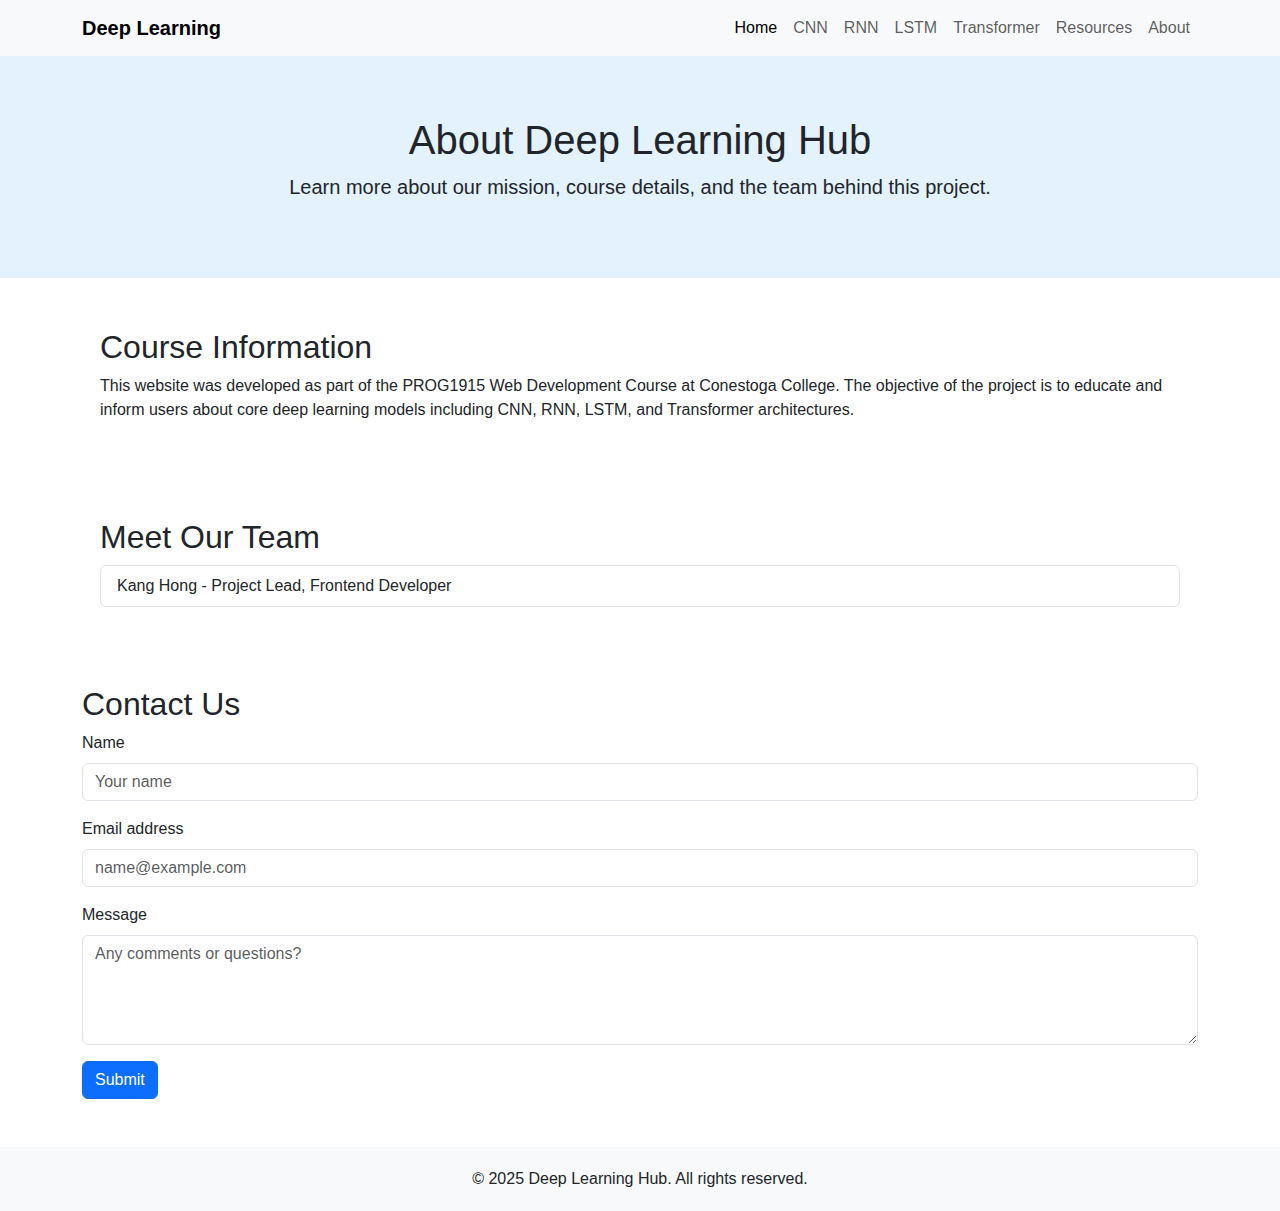
<file: about.html>
<!DOCTYPE html>
<html lang="en">
<head>
    <meta charset="UTF-8">
    <meta name="viewport" content="width=device-width, initial-scale=1.0">
    <title>Deep Learning Hub - About</title>
    <link href="https://cdn.jsdelivr.net/npm/bootstrap@5.3.2/dist/css/bootstrap.min.css" rel="stylesheet">
    <style>
        body { font-family: 'Inter', 'Segoe UI', 'Roboto', 'Helvetica Neue', sans-serif; }
        .navbar-brand { font-weight: bold; }
        .hero-section {
            background-color: #e3f2fd;
            padding: 60px 0;
            text-align: center;
        }
        .team-section, .course-info {
            padding: 30px;
            margin-top: 20px;
        }
        .footer { background-color: #f8f9fa; padding: 20px; text-align: center; margin-top: 40px; }
    </style>
</head>
<body>

<nav class="navbar navbar-expand-lg navbar-light bg-light">
    <div class="container">
        <a class="navbar-brand" href="index.html">Deep Learning</a>
        <button class="navbar-toggler" type="button" data-bs-toggle="collapse" data-bs-target="#navbarNav">
            <span class="navbar-toggler-icon"></span>
        </button>
        <div class="collapse navbar-collapse" id="navbarNav">
            <ul class="navbar-nav ms-auto">
                <li class="nav-item"><a class="nav-link active" href="index.html">Home</a></li>
                <li class="nav-item"><a class="nav-link" href="cnn.html">CNN</a></li>
                <li class="nav-item"><a class="nav-link" href="rnn.html">RNN</a></li>
                <li class="nav-item"><a class="nav-link" href="lstm.html">LSTM</a></li>
                <li class="nav-item"><a class="nav-link" href="transformer.html">Transformer</a></li>
                <li class="nav-item"><a class="nav-link" href="resources.html">Resources</a></li>
                <li class="nav-item"><a class="nav-link" href="about.html">About</a></li>
            </ul>
        </div>
    </div>
</nav>

<div class="hero-section">
    <div class="container">
        <h1>About Deep Learning Hub</h1>
        <p class="lead">Learn more about our mission, course details, and the team behind this project.</p>
    </div>
</div>

<div class="container course-info">
    <h2>Course Information</h2>
    <p>This website was developed as part of the PROG1915 Web Development Course at Conestoga College. The objective of the project is to educate and inform users about core deep learning models including CNN, RNN, LSTM, and Transformer architectures.</p>
</div>

<div class="container team-section">
    <h2>Meet Our Team</h2>
    <ul class="list-group">
        <li class="list-group-item">Kang Hong - Project Lead, Frontend Developer</li>
    </ul>
</div>

<div class="container my-5">
    <h2>Contact Us</h2>
    <form>
        <div class="mb-3">
            <label for="name" class="form-label">Name</label>
            <input type="text" class="form-control" id="name" placeholder="Your name">
        </div>
        <div class="mb-3">
            <label for="email" class="form-label">Email address</label>
            <input type="email" class="form-control" id="email" placeholder="name@example.com">
        </div>
        <div class="mb-3">
            <label for="message" class="form-label">Message</label>
            <textarea class="form-control" id="message" rows="4" placeholder="Any comments or questions?"></textarea>
        </div>
        <button type="submit" class="btn btn-primary">Submit</button>
    </form>
</div>

<footer class="footer">
    <div class="container">
        <span>&copy; 2025 Deep Learning Hub. All rights reserved.</span>
    </div>
</footer>

<script src="https://cdn.jsdelivr.net/npm/bootstrap@5.3.2/dist/js/bootstrap.bundle.min.js"></script>
</body>
</html>
</file>
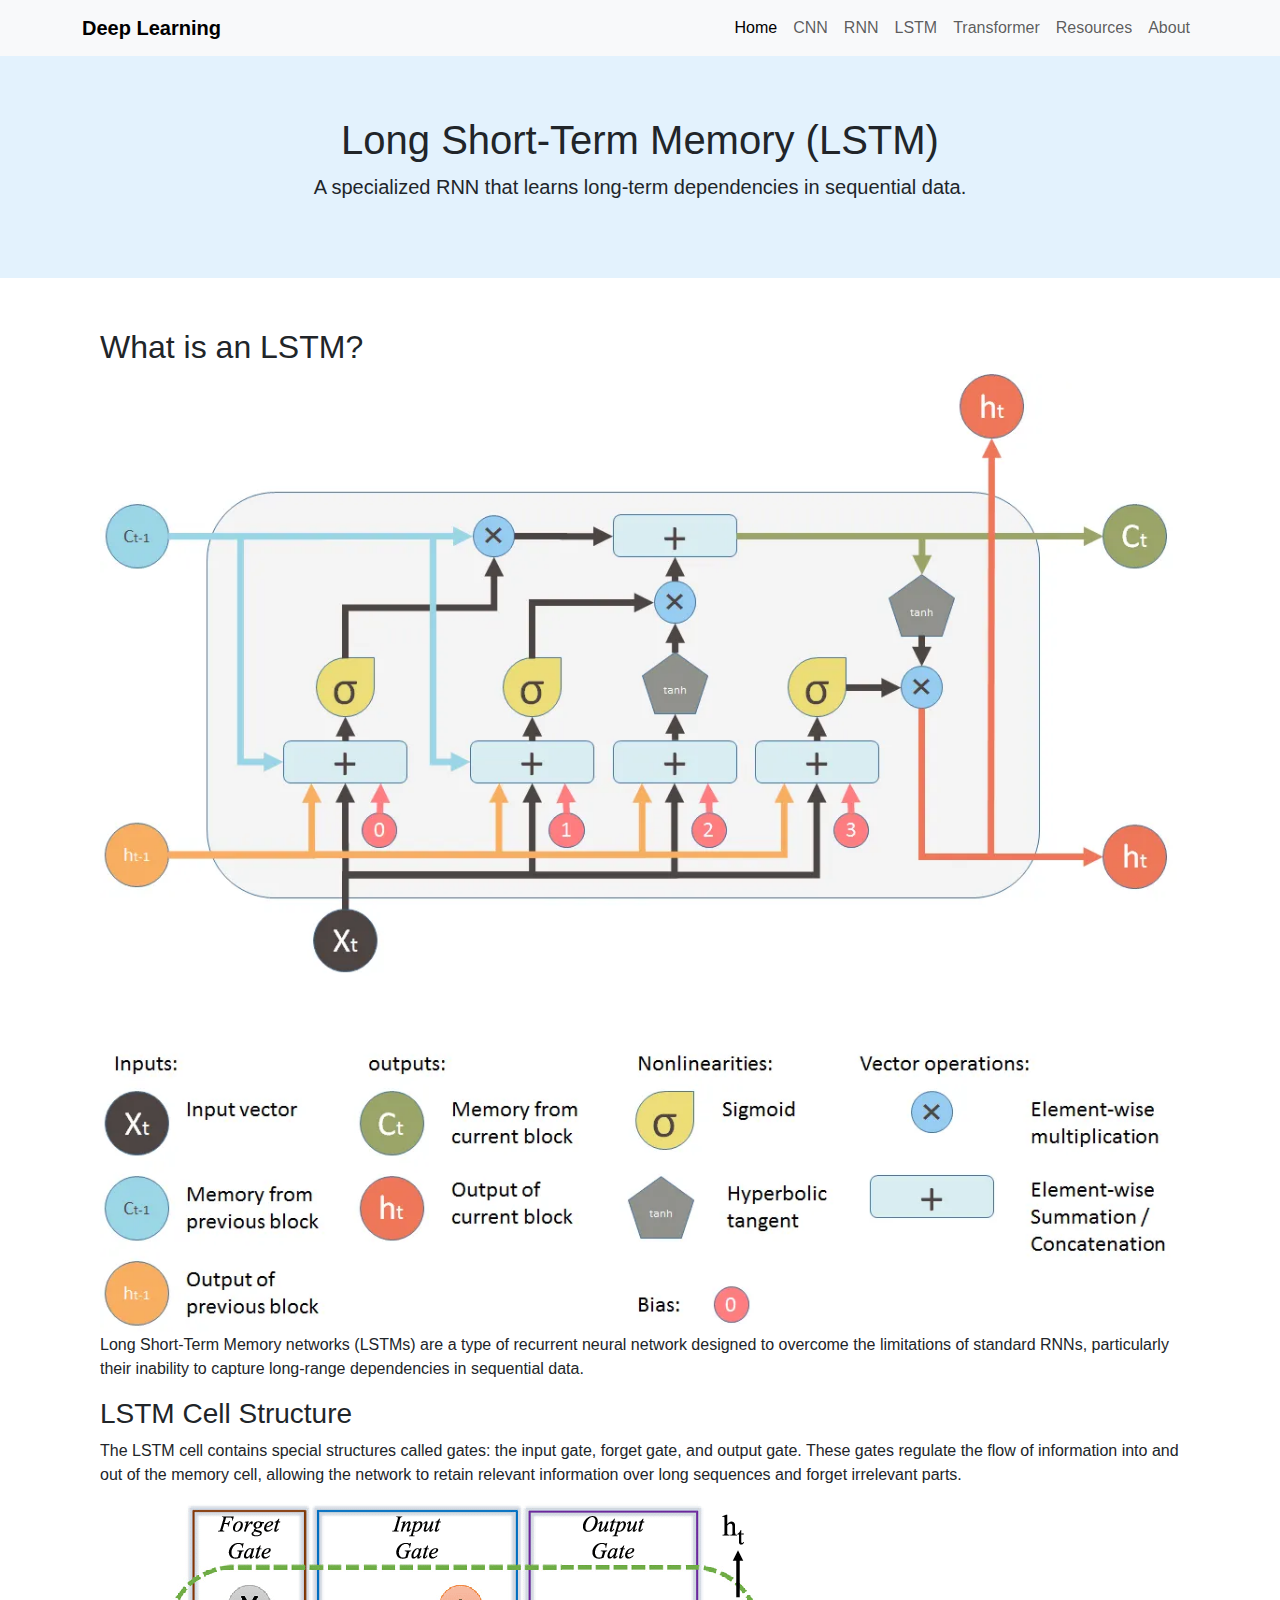
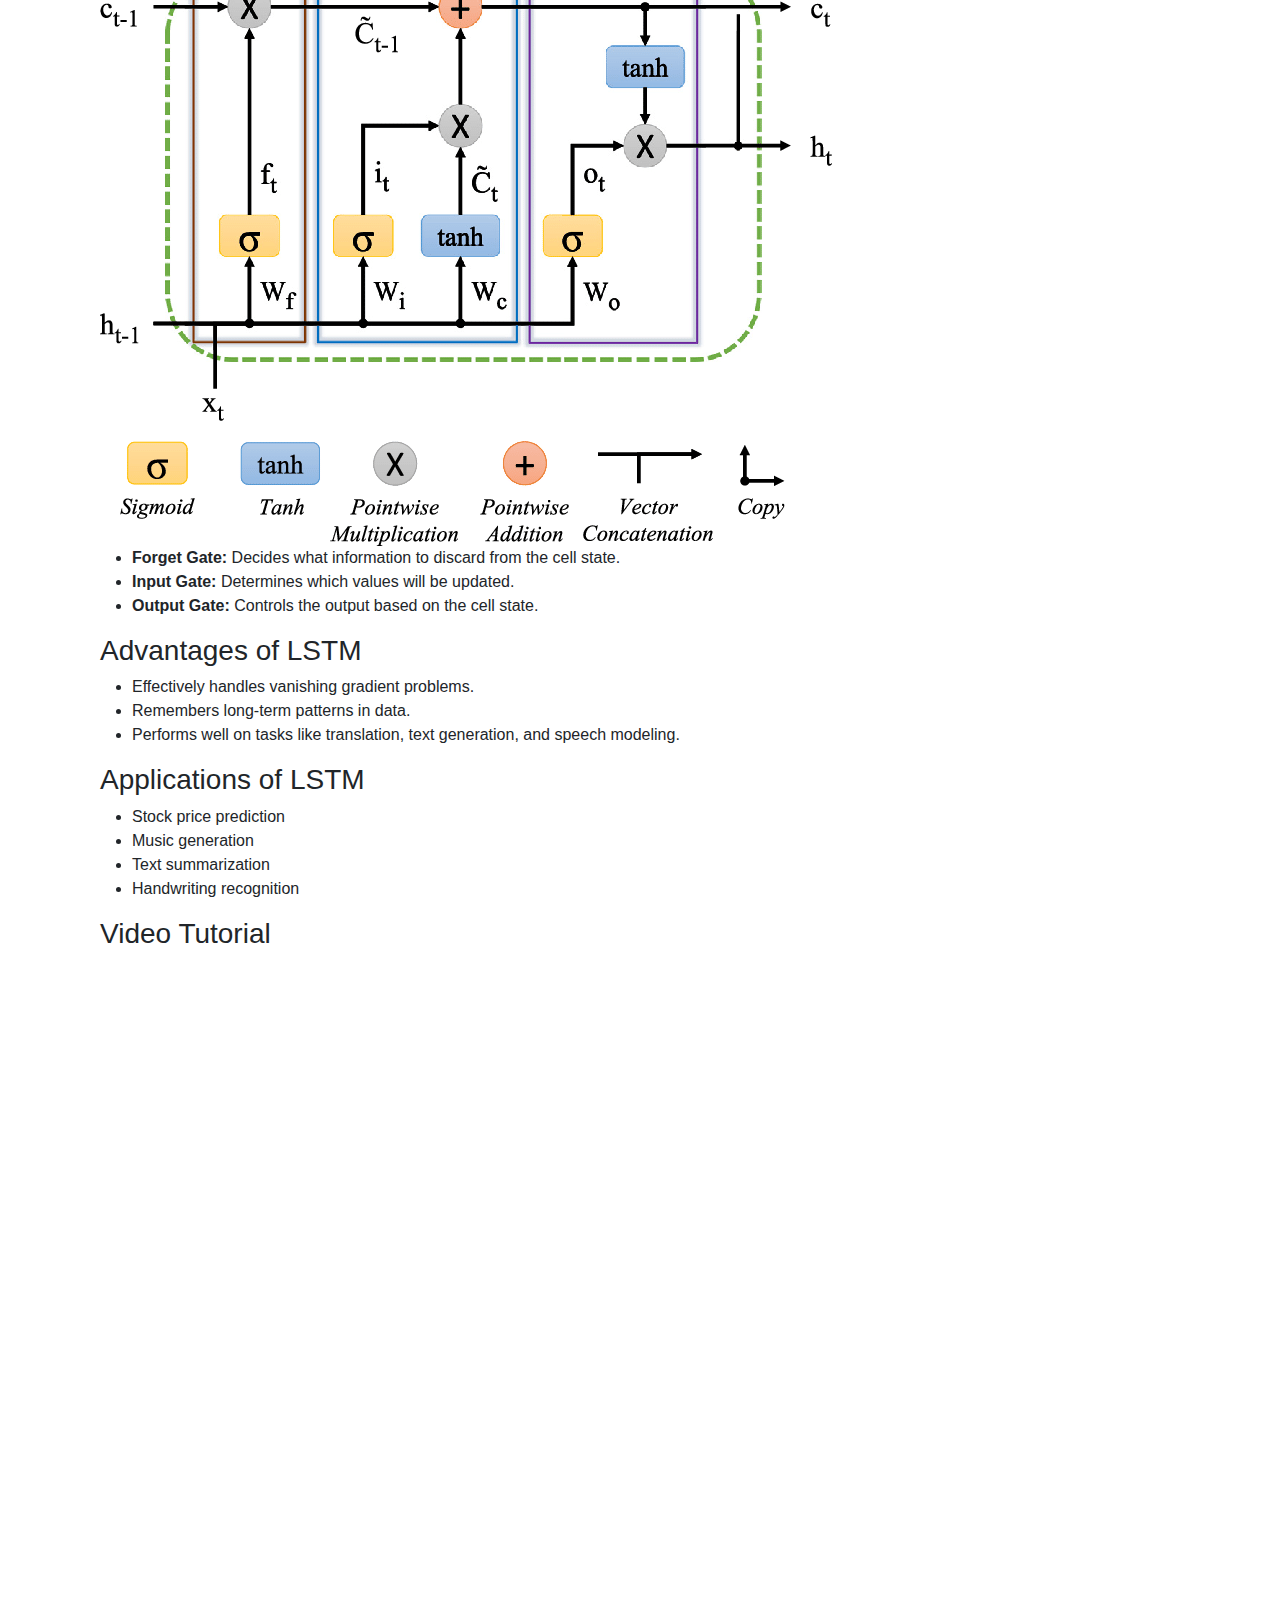
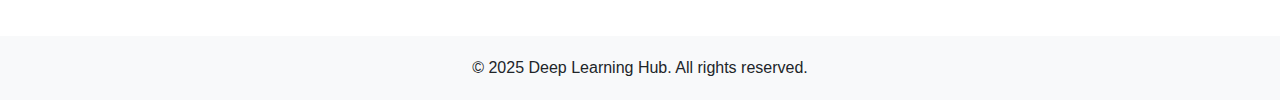
<file: lstm.html>
<!DOCTYPE html>
<html lang="en">
<head>
    <meta charset="UTF-8">
    <meta name="viewport" content="width=device-width, initial-scale=1.0">
    <title>Deep Learning Hub - LSTM Model</title>
    <link href="https://cdn.jsdelivr.net/npm/bootstrap@5.3.2/dist/css/bootstrap.min.css" rel="stylesheet">
    <style>
        body {
            font-family: 'Inter', 'Segoe UI', 'Roboto', 'Helvetica Neue', sans-serif;
        }

        .navbar-brand {
            font-weight: bold;
        }

        .hero-section {
            background-color: #e3f2fd;
            padding: 60px 0;
            text-align: center;
        }

        .content-section {
            padding: 30px;
            margin-top: 20px;
        }

        .footer {
            background-color: #f8f9fa;
            padding: 20px;
            text-align: center;
            margin-top: 40px;
        }
    </style>
</head>
<body>

<nav class="navbar navbar-expand-lg navbar-light bg-light">
    <div class="container">
        <a class="navbar-brand" href="#">Deep Learning</a>
        <button class="navbar-toggler" type="button" data-bs-toggle="collapse" data-bs-target="#navbarNav">
            <span class="navbar-toggler-icon"></span>
        </button>
        <div class="collapse navbar-collapse" id="navbarNav">
            <ul class="navbar-nav ms-auto">
                <li class="nav-item"><a class="nav-link active" href="index.html">Home</a></li>
                <li class="nav-item"><a class="nav-link" href="cnn.html">CNN</a></li>
                <li class="nav-item"><a class="nav-link" href="rnn.html">RNN</a></li>
                <li class="nav-item"><a class="nav-link" href="lstm.html">LSTM</a></li>
                <li class="nav-item"><a class="nav-link" href="transformer.html">Transformer</a></li>
                <li class="nav-item"><a class="nav-link" href="resources.html">Resources</a></li>
                <li class="nav-item"><a class="nav-link" href="about.html">About</a></li>
            </ul>
        </div>
    </div>
</nav>

<div class="hero-section">
    <div class="container">
        <h1>Long Short-Term Memory (LSTM)</h1>
        <p class="lead">A specialized RNN that learns long-term dependencies in sequential data.</p>
    </div>
</div>

<div class="container content-section">
    <h2>What is an LSTM?</h2>
    <img src="./images/lstm-diagram.webp" class="img-fluid" alt="LSTM Diagram" loading="lazy">
    <p>Long Short-Term Memory networks (LSTMs) are a type of recurrent neural network designed to overcome the
        limitations of standard RNNs, particularly their inability to capture long-range dependencies in sequential data.</p>

    <h3>LSTM Cell Structure</h3>
    <p>The LSTM cell contains special structures called gates: the input gate, forget gate, and output gate. These gates
        regulate the flow of information into and out of the memory cell, allowing the network to retain relevant
        information over long sequences and forget irrelevant parts.</p>
    <img src="./images/lstm-cell.png" class="img-fluid" alt="LSTM Cell Structure" loading="lazy">
    <ul>
        <li><strong>Forget Gate:</strong> Decides what information to discard from the cell state.</li>
        <li><strong>Input Gate:</strong> Determines which values will be updated.</li>
        <li><strong>Output Gate:</strong> Controls the output based on the cell state.</li>
    </ul>

    <h3>Advantages of LSTM</h3>
    <ul>
        <li>Effectively handles vanishing gradient problems.</li>
        <li>Remembers long-term patterns in data.</li>
        <li>Performs well on tasks like translation, text generation, and speech modeling.</li>
    </ul>

    <h3>Applications of LSTM</h3>
    <ul>
        <li>Stock price prediction</li>
        <li>Music generation</li>
        <li>Text summarization</li>
        <li>Handwriting recognition</li>
    </ul>

    <h3>Video Tutorial</h3>
    <div class="ratio ratio-16x9">
        <iframe src="https://www.youtube.com/embed/8HyCNIVRbSU" title="LSTM Tutorial" allowfullscreen></iframe>
    </div>
</div>

<footer class="footer">
    <div class="container">
        <span>&copy; 2025 Deep Learning Hub. All rights reserved.</span>
    </div>
</footer>

<script src="https://cdn.jsdelivr.net/npm/bootstrap@5.3.2/dist/js/bootstrap.bundle.min.js"></script>
</body>
</html>
</file>
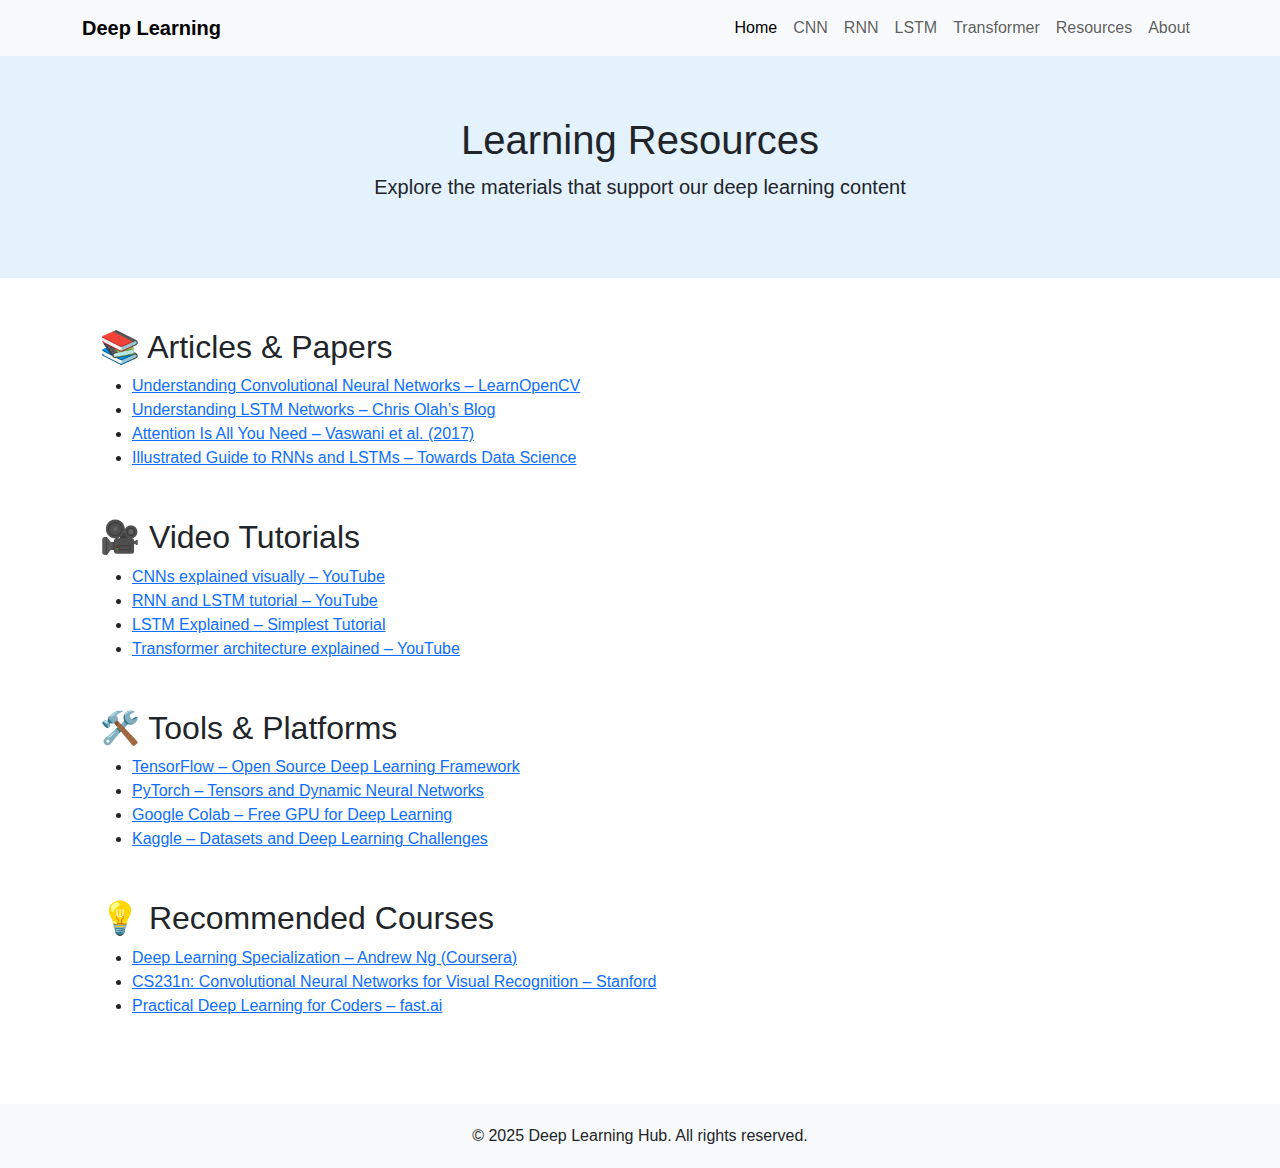
<file: resources.html>
<!DOCTYPE html>
<html lang="en">
<head>
    <meta charset="UTF-8">
    <meta name="viewport" content="width=device-width, initial-scale=1.0">
    <title>Deep Learning Hub - Resources</title>
    <link href="https://cdn.jsdelivr.net/npm/bootstrap@5.3.2/dist/css/bootstrap.min.css" rel="stylesheet">
    <style>
        body {
            font-family: 'Inter', 'Segoe UI', 'Roboto', 'Helvetica Neue', sans-serif;
        }

        .navbar-brand {
            font-weight: bold;
        }

        .hero-section {
            background-color: #e3f2fd;
            padding: 60px 0;
            text-align: center;
        }

        .content-section {
            padding: 30px;
            margin-top: 20px;
        }

        .footer {
            background-color: #f8f9fa;
            padding: 20px;
            text-align: center;
            margin-top: 40px;
        }

        .resource-card {
            margin-bottom: 20px;
        }
    </style>
</head>
<body>

<nav class="navbar navbar-expand-lg navbar-light bg-light">
    <div class="container">
        <a class="navbar-brand" href="#">Deep Learning</a>
        <button class="navbar-toggler" type="button" data-bs-toggle="collapse" data-bs-target="#navbarNav">
            <span class="navbar-toggler-icon"></span>
        </button>
        <div class="collapse navbar-collapse" id="navbarNav">
            <ul class="navbar-nav ms-auto">
                <li class="nav-item"><a class="nav-link active" href="index.html">Home</a></li>
                <li class="nav-item"><a class="nav-link" href="cnn.html">CNN</a></li>
                <li class="nav-item"><a class="nav-link" href="rnn.html">RNN</a></li>
                <li class="nav-item"><a class="nav-link" href="lstm.html">LSTM</a></li>
                <li class="nav-item"><a class="nav-link" href="transformer.html">Transformer</a></li>
                <li class="nav-item"><a class="nav-link" href="resources.html">Resources</a></li>
                <li class="nav-item"><a class="nav-link" href="about.html">About</a></li>
            </ul>
        </div>
    </div>
</nav>

<div class="hero-section">
    <div class="container">
        <h1>Learning Resources</h1>
        <p class="lead">Explore the materials that support our deep learning content</p>
    </div>
</div>

<div class="container content-section">
    <h2>📚 Articles & Papers</h2>
    <ul>
        <li><a href="https://learnopencv.com/understanding-convolutional-neural-networks-cnn/" target="_blank">Understanding Convolutional Neural Networks – LearnOpenCV</a></li>
        <li><a href="https://colah.github.io/posts/2015-08-Understanding-LSTMs/" target="_blank">Understanding LSTM Networks – Chris Olah’s Blog</a></li>
        <li><a href="https://arxiv.org/abs/1706.03762" target="_blank">Attention Is All You Need – Vaswani et al. (2017)</a></li>
        <li><a href="https://towardsdatascience.com/illustrated-guide-to-rnns-and-lstm-cells-744b2e0fae77" target="_blank">Illustrated Guide to RNNs and LSTMs – Towards Data Science</a></li>
    </ul>

    <h2 class="mt-5">🎥 Video Tutorials</h2>
    <ul>
        <li><a href="https://www.youtube.com/watch?v=YRhxdVk_sIs" target="_blank">CNNs explained visually – YouTube</a></li>
        <li><a href="https://www.youtube.com/watch?v=6niqTuYFZLQ" target="_blank">RNN and LSTM tutorial – YouTube</a></li>
        <li><a href="https://www.youtube.com/watch?v=8HyCNIVRbSU" target="_blank">LSTM Explained – Simplest Tutorial</a></li>
        <li><a href="https://www.youtube.com/watch?v=U0s0f995w14" target="_blank">Transformer architecture explained – YouTube</a></li>
    </ul>

    <h2 class="mt-5">🛠️ Tools & Platforms</h2>
    <ul>
        <li><a href="https://www.tensorflow.org/" target="_blank">TensorFlow – Open Source Deep Learning Framework</a></li>
        <li><a href="https://pytorch.org/" target="_blank">PyTorch – Tensors and Dynamic Neural Networks</a></li>
        <li><a href="https://colab.research.google.com/" target="_blank">Google Colab – Free GPU for Deep Learning</a></li>
        <li><a href="https://www.kaggle.com/" target="_blank">Kaggle – Datasets and Deep Learning Challenges</a></li>
    </ul>

    <h2 class="mt-5">💡 Recommended Courses</h2>
    <ul>
        <li><a href="https://www.coursera.org/learn/deep-neural-network" target="_blank">Deep Learning Specialization – Andrew Ng (Coursera)</a></li>
        <li><a href="https://cs231n.stanford.edu/" target="_blank">CS231n: Convolutional Neural Networks for Visual Recognition – Stanford</a></li>
        <li><a href="https://fast.ai/" target="_blank">Practical Deep Learning for Coders – fast.ai</a></li>
    </ul>
</div>

<footer class="footer">
    <div class="container">
        <span>&copy; 2025 Deep Learning Hub. All rights reserved.</span>
    </div>
</footer>

<script src="https://cdn.jsdelivr.net/npm/bootstrap@5.3.2/dist/js/bootstrap.bundle.min.js"></script>
</body>
</html>
</file>
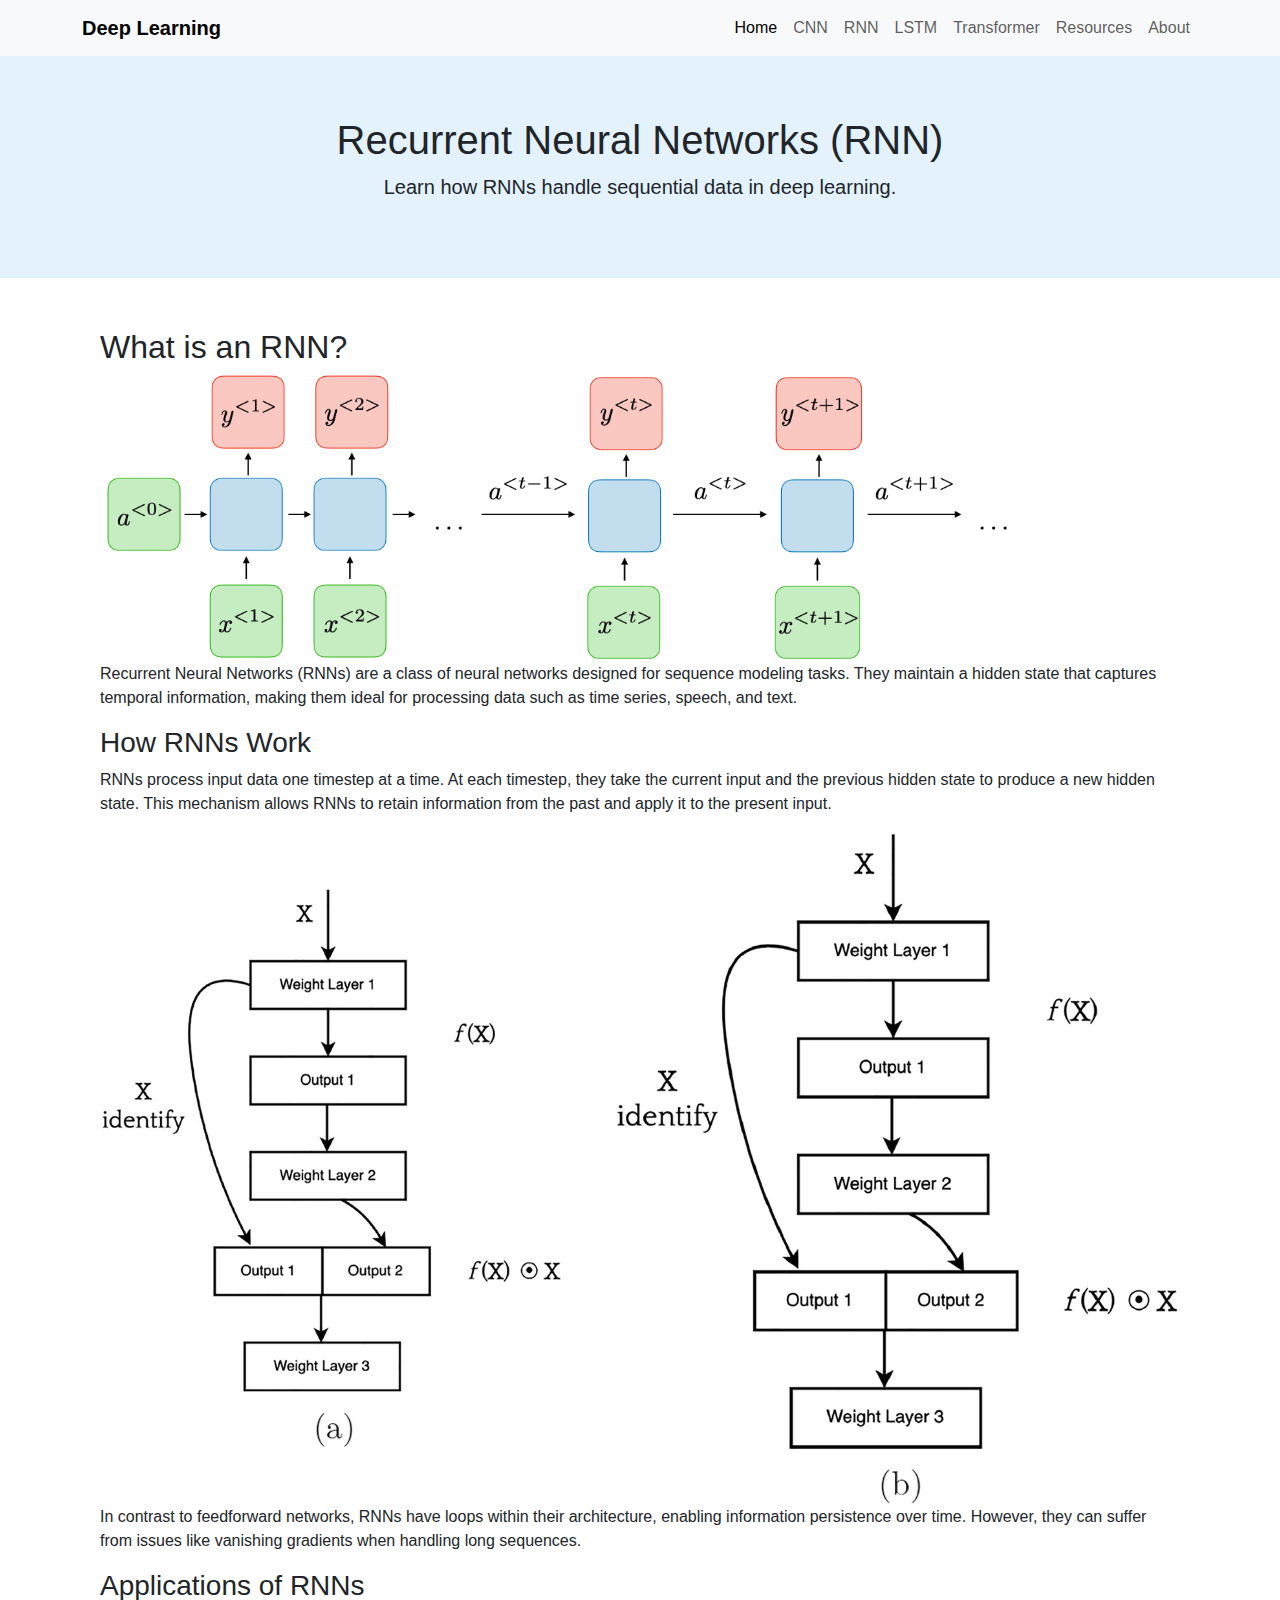
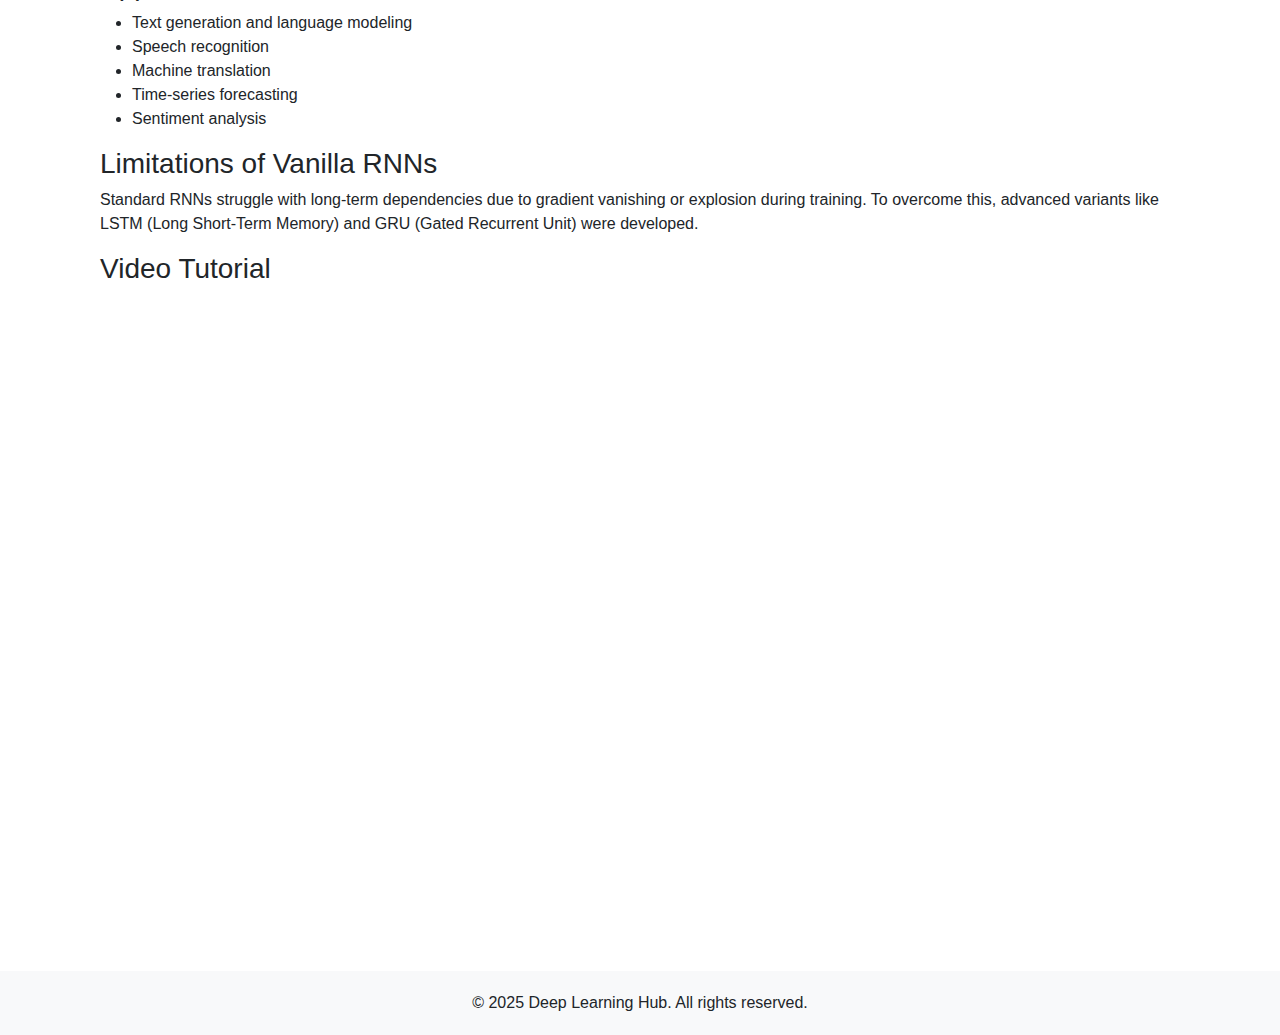
<file: rnn.html>
<!DOCTYPE html>
<html lang="en">
<head>
    <meta charset="UTF-8">
    <meta name="viewport" content="width=device-width, initial-scale=1.0">
    <title>Deep Learning Hub - RNN Model</title>
    <link href="https://cdn.jsdelivr.net/npm/bootstrap@5.3.2/dist/css/bootstrap.min.css" rel="stylesheet">
    <style>
        body {
            font-family: 'Inter', 'Segoe UI', 'Roboto', 'Helvetica Neue', sans-serif;
        }

        .navbar-brand {
            font-weight: bold;
        }

        .hero-section {
            background-color: #e3f2fd;
            padding: 60px 0;
            text-align: center;
        }

        .content-section {
            padding: 30px;
            margin-top: 20px;
        }

        .footer {
            background-color: #f8f9fa;
            padding: 20px;
            text-align: center;
            margin-top: 40px;
        }
    </style>
</head>
<body>

<nav class="navbar navbar-expand-lg navbar-light bg-light">
    <div class="container">
        <a class="navbar-brand" href="index.html">Deep Learning</a>
        <button class="navbar-toggler" type="button" data-bs-toggle="collapse" data-bs-target="#navbarNav">
            <span class="navbar-toggler-icon"></span>
        </button>
        <div class="collapse navbar-collapse" id="navbarNav">
            <ul class="navbar-nav ms-auto">
                <li class="nav-item"><a class="nav-link active" href="index.html">Home</a></li>
                <li class="nav-item"><a class="nav-link" href="cnn.html">CNN</a></li>
                <li class="nav-item"><a class="nav-link" href="rnn.html">RNN</a></li>
                <li class="nav-item"><a class="nav-link" href="lstm.html">LSTM</a></li>
                <li class="nav-item"><a class="nav-link" href="transformer.html">Transformer</a></li>
                <li class="nav-item"><a class="nav-link" href="resources.html">Resources</a></li>
                <li class="nav-item"><a class="nav-link" href="about.html">About</a></li>
            </ul>
        </div>
    </div>
</nav>

<div class="hero-section">
    <div class="container">
        <h1>Recurrent Neural Networks (RNN)</h1>
        <p class="lead">Learn how RNNs handle sequential data in deep learning.</p>
    </div>
</div>

<div class="container content-section">
    <h2>What is an RNN?</h2>
    <img src="./images/rnn-diagram.png" class="img-fluid" alt="RNN Diagram" loading="lazy">
    <p>Recurrent Neural Networks (RNNs) are a class of neural networks designed for sequence modeling tasks. They
        maintain a hidden state that captures temporal information, making them ideal for processing data such as time
        series, speech, and text.</p>

    <h3>How RNNs Work</h3>
    <p>RNNs process input data one timestep at a time. At each timestep, they take the current input and the previous
        hidden state to produce a new hidden state. This mechanism allows RNNs to retain information from the past and
        apply it to the present input.</p>

    <img src="./images/rnn-flow.png" class="img-fluid" alt="RNN Flow Diagram" loading="lazy">
    <p>In contrast to feedforward networks, RNNs have loops within their architecture, enabling information persistence
        over time. However, they can suffer from issues like vanishing gradients when handling long sequences.</p>

    <h3>Applications of RNNs</h3>
    <ul>
        <li>Text generation and language modeling</li>
        <li>Speech recognition</li>
        <li>Machine translation</li>
        <li>Time-series forecasting</li>
        <li>Sentiment analysis</li>
    </ul>

    <h3>Limitations of Vanilla RNNs</h3>
    <p>Standard RNNs struggle with long-term dependencies due to gradient vanishing or explosion during training. To
        overcome this, advanced variants like LSTM (Long Short-Term Memory) and GRU (Gated Recurrent Unit) were
        developed.</p>

    <h3>Video Tutorial</h3>
    <div class="ratio ratio-16x9">
        <iframe src="https://www.youtube.com/embed/6niqTuYFZLQ" title="RNN Tutorial" allowfullscreen></iframe>
    </div>
</div>

<footer class="footer">
    <div class="container">
        <span>&copy; 2025 Deep Learning Hub. All rights reserved.</span>
    </div>
</footer>

<script src="https://cdn.jsdelivr.net/npm/bootstrap@5.3.2/dist/js/bootstrap.bundle.min.js"></script>
</body>
</html>
</file>
